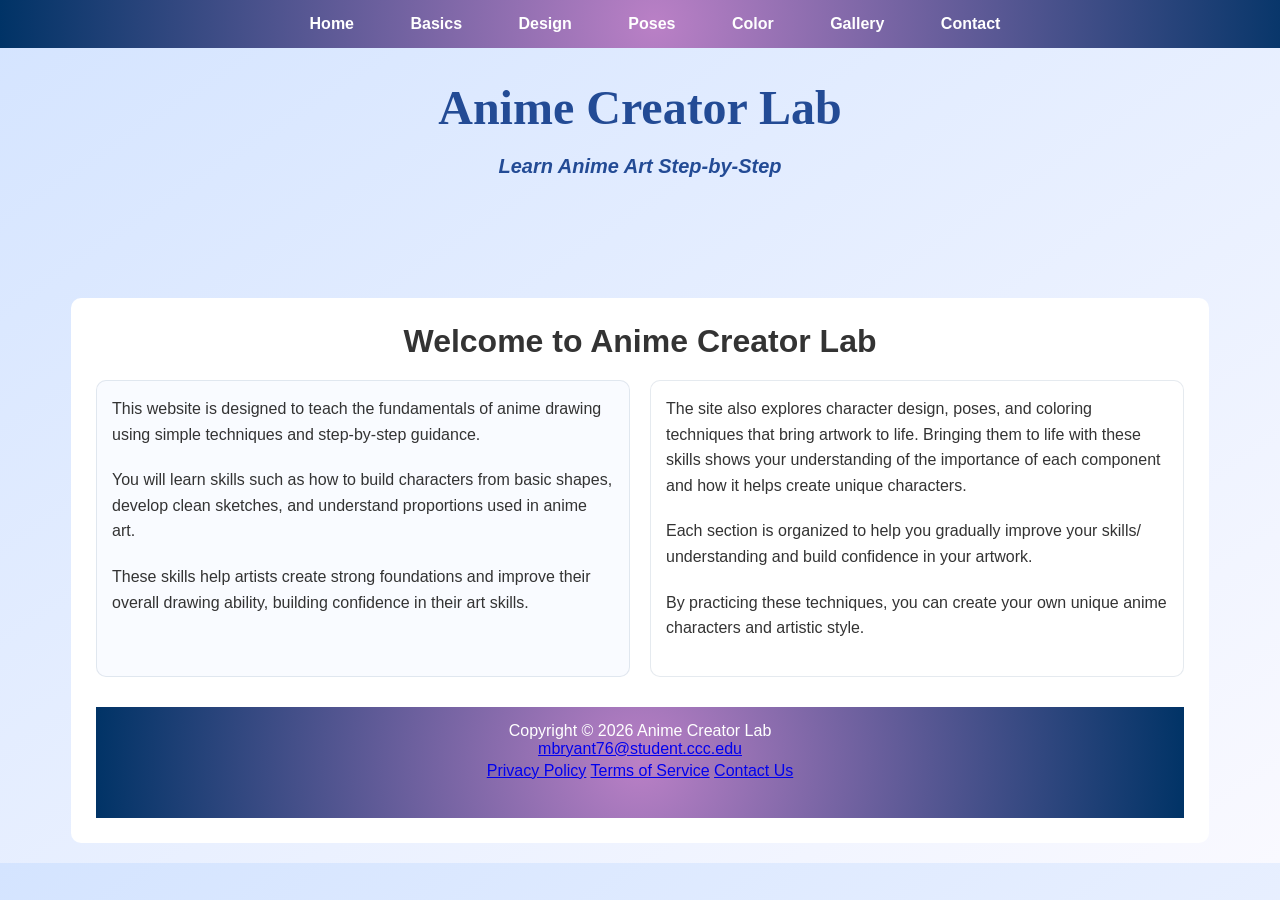
<file: index.html>
<!DOCTYPE html>
<html lang="en">
<head>
  <meta charset="UTF-8">
  <meta name="description" content=" Learn anime drawing techniques, including character design, poses, and coloring.">
  <meta name="viewport" content="width=device-width, initial-scale=1.0">
  <title>Anime Creator Lab | Home</title>
  <link rel="stylesheet" href="styles.css">
</head>

<body>

<nav>
    <a href="index.html">Home</a>
    <a href="basic.html">Basics</a>
    <a href="design.html">Design</a>
    <a href="poses.html">Poses</a>
    <a href="color.html">Color</a>
    <a href="gallery.html">Gallery</a>
	<a href="contact.html">Contact</a>
  </nav>
  
  <header>
  <h1>Anime Creator Lab</h1>
  <h3>Learn Anime Art Step-by-Step</h3>
  </header>
  
  <main>
  
  <div id="format">
  
   <h1>Welcome to Anime Creator Lab</h1>
   
   <div class="two-column">

      <div class="column">
        <p>
		  This website is designed to teach the fundamentals of anime drawing using simple techniques and step-by-step guidance.
		</p>
		
		<p>
		  You will learn skills such as how to build characters from basic shapes, develop clean sketches, and understand proportions used in anime art. 
		</p>
		
		<p>
		  These skills help artists create strong foundations and improve their overall drawing ability, building confidence in their art skills. 
		</p>
	</div>
	
	 <div class="column">
        <p>
		  The site also explores character design, poses, and coloring techniques that bring artwork to life. 
		  Bringing them to life with these skills shows your understanding of the importance of each component and how it helps create unique characters.
		</p>
		
		 <p>
		 Each section is organized to help you gradually improve your skills/ understanding and build confidence in your artwork.
		</p>
		
		<p>
		 By practicing these techniques, you can create your own unique anime characters and artistic style.
		</p>
	</div>
	</div>
  </div>
  
  
  <footer>
    Copyright &copy; 2026 Anime Creator Lab<br>
<a href="mailto:mbryant76@student.ccc.edu">mbryant76@student.ccc.edu</a>
    <p>
      <a href="#">Privacy Policy</a>
      <a href="#">Terms of Service</a>
      <a href="#">Contact Us</a>
    </p>
  </footer>

</body>
</html>
</file>
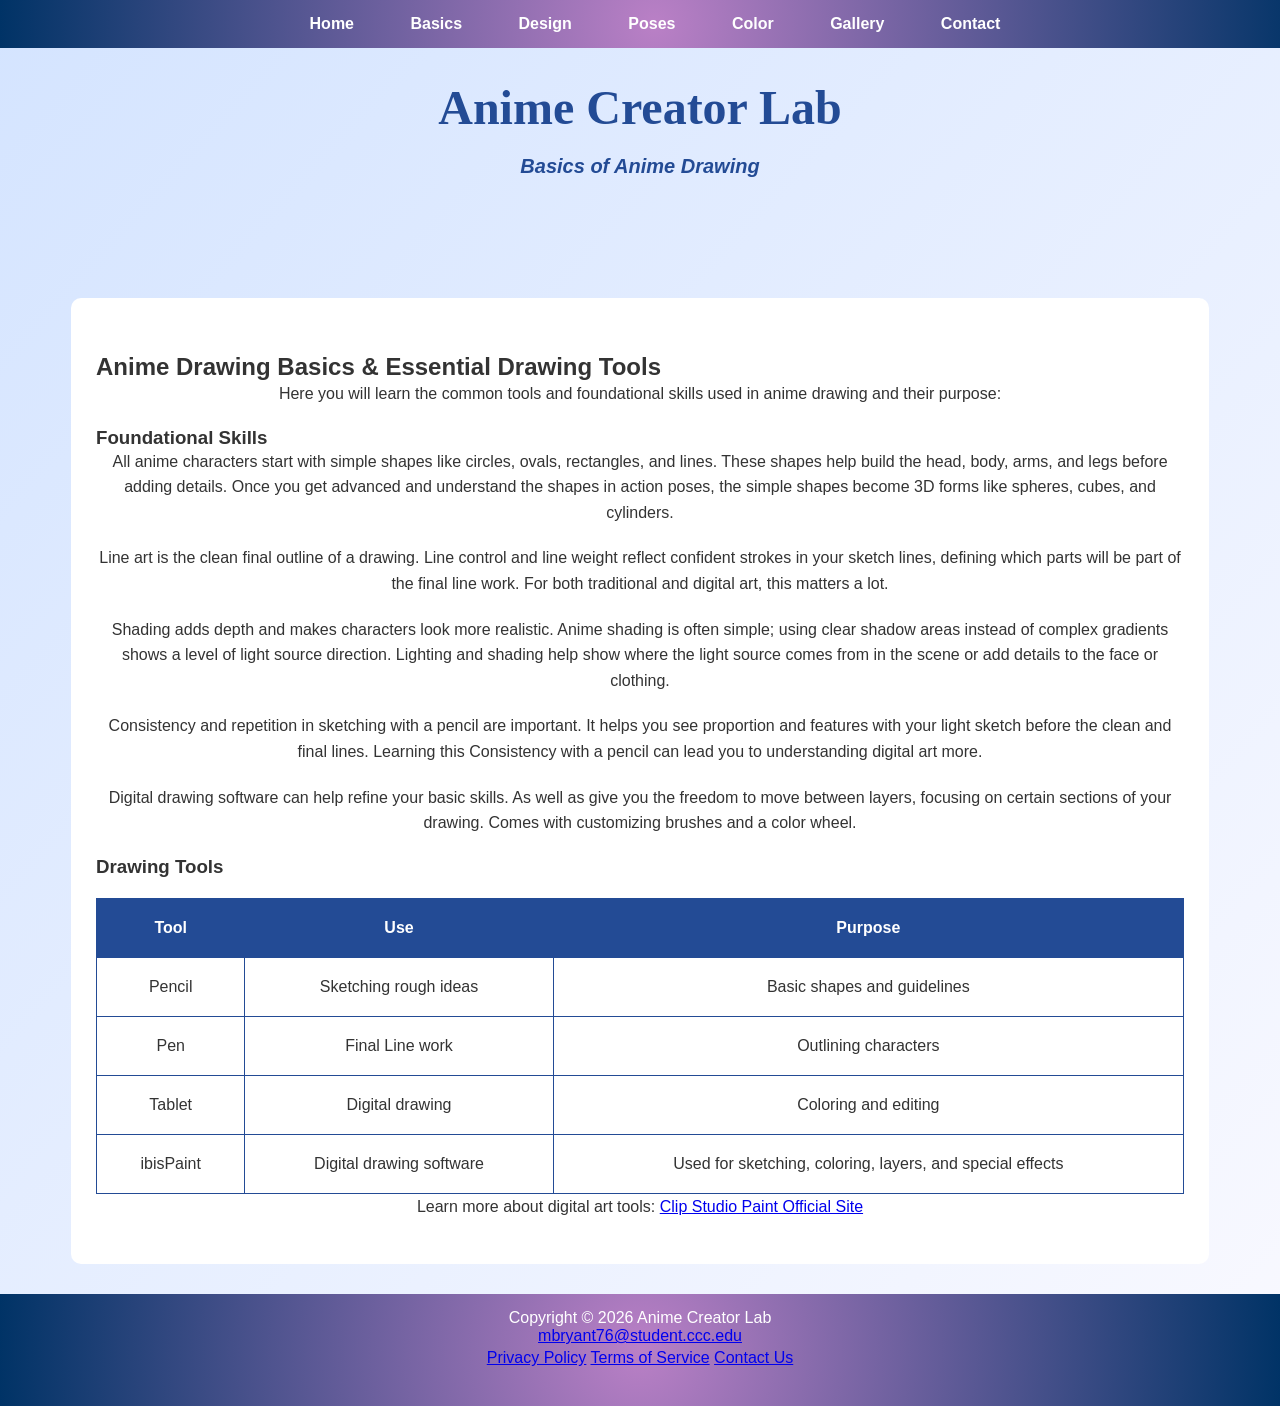
<file: basic.html>
<!DOCTYPE html>
<html lang="en">
<head>
  <meta charset="UTF-8">
  <meta name="description" content=" Learn anime drawing techniques, including character design, poses, and coloring.">
  <meta name="viewport" content="width=device-width, initial-scale=1.0">
  <title>Anime Creator Lab | Basics</title>
  <link rel="stylesheet" href="styles.css">
</head>

<body>

<nav>
    <a href="index.html">Home</a>
    <a href="basic.html">Basics</a>
    <a href="design.html">Design</a>
    <a href="poses.html">Poses</a>
    <a href="color.html">Color</a>
    <a href="gallery.html">Gallery</a>
	<a href="contact.html">Contact</a>
  </nav>
  
  <header>
  <h1>Anime Creator Lab</h1>
  <h3>Basics of Anime Drawing</h3>
  </header>
  
 <main>
 
 <h2 style="margin-top: 30px;">Anime Drawing Basics & Essential Drawing Tools</h2>
 
  <p style="text-align: center; margin-bottom: 15px:">
	Here you will learn the common tools and foundational skills used in anime drawing and their purpose:
  </p>
  
  <h3>Foundational Skills</h3>
  
  <p style="text-align: center; margin-bottom: 15px:">
	All anime characters start with simple shapes like circles, ovals, rectangles, and lines.
	These shapes help build the head, body, arms, and legs before adding details. 
	Once you get advanced and understand the shapes in action poses, the simple shapes become 3D forms like spheres, cubes, and cylinders. 
  </p>
  
  <p style="text-align: center; margin-bottom: 15px:">
	Line art is the clean final outline of a drawing.
	Line control and line weight reflect confident strokes in your sketch lines, defining which parts will be part of the final line work.
	For both traditional and digital art, this matters a lot.
  </p>
  
  <p style="text-align: center; margin-bottom: 15px:">
	Shading adds depth and makes characters look more realistic.
	Anime shading is often simple; using clear shadow areas instead of complex gradients shows a level of light source direction. 
	Lighting and shading help show where the light source comes from in the scene or add details to the face or clothing.
  </p>
  
  <p style="text-align: center; margin-bottom: 15px:">
	Consistency and repetition in sketching with a pencil are important.
	It helps you see proportion and features with your light sketch before the clean and final lines.
	Learning this Consistency with a pencil can lead you to understanding digital art more.
  </p>
  
  
  <p style="text-align: center; margin-bottom: 15px:">
	Digital drawing software can help refine your basic skills.
	As well as give you the freedom to move between layers, focusing on certain sections of your drawing.
	Comes with customizing brushes and a color wheel.
  </p>
  
  	<section>
  <h3>Drawing Tools</h3>
  
  <table>
			<tr>
				<th>Tool</th>
				<th>Use</th>
				<th>Purpose</th>
			</tr>
   <tr>
				<td>Pencil</td>
				<td>Sketching rough ideas</td>
				<td>Basic shapes and guidelines</td>
			</tr>
	  <tr>
				<td>Pen</td>
				<td>Final Line work</td>
				<td>Outlining characters</td>
			</tr>
	   <tr>
				<td>Tablet</td>
				<td>Digital drawing</td>
				<td>Coloring and editing</td>
			</tr>
	 <tr>
				<td>ibisPaint</td>
				<td>Digital drawing software</td>
				<td>Used for sketching, coloring, layers, and special effects</td>
			</tr>
	  </table>
	</section>
 
 <p style="text-align: center; margin-bottom: 15px:">
	Learn more about digital art tools:
	<a href="https://www.clipstudio.net/en/" target="_blank">
	 Clip Studio Paint Official Site
	</a>
  </p>
	
 </main>
 
  <footer>
    Copyright &copy; 2026 Anime Creator Lab<br>
<a href="mailto:mbryant76@student.ccc.edu">mbryant76@student.ccc.edu</a>
    <p>
      <a href="#">Privacy Policy</a>
      <a href="#">Terms of Service</a>
      <a href="#">Contact Us</a>
    </p>
  </footer>

</body>
</html>
</file>
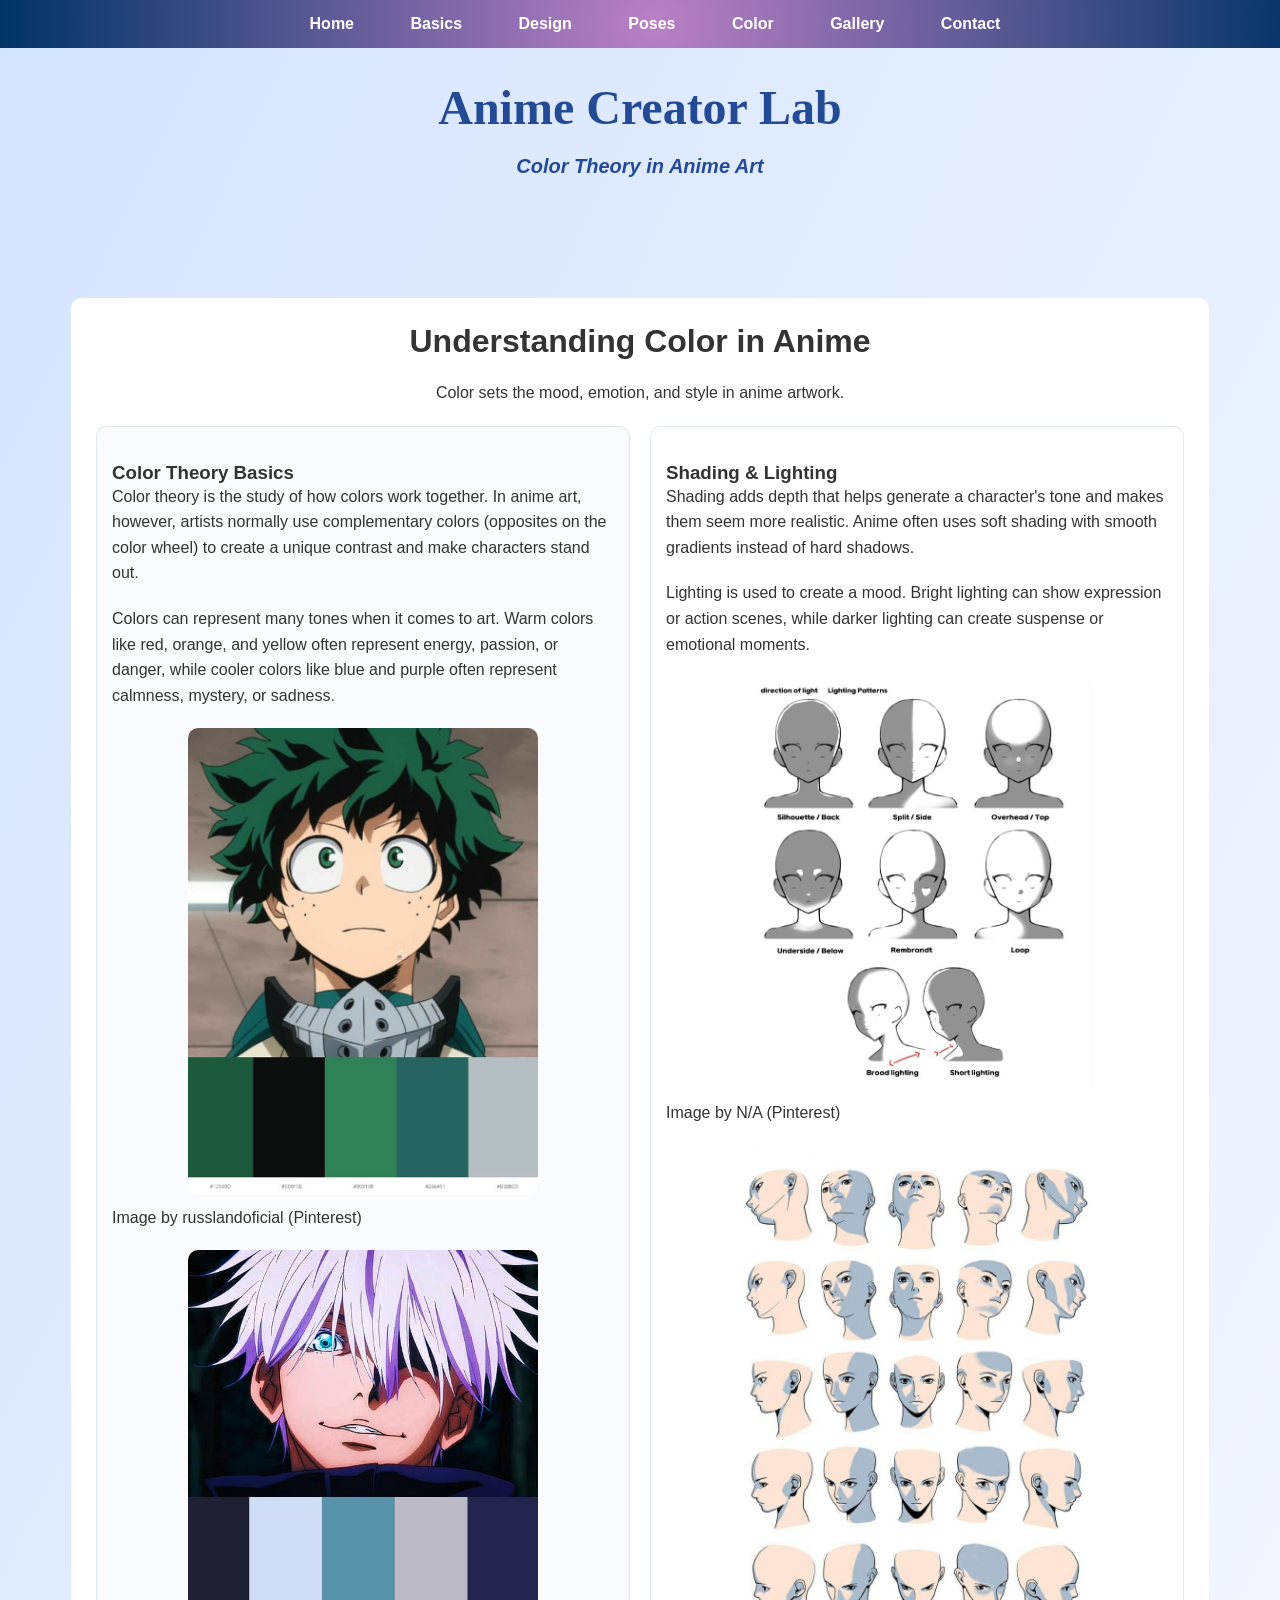
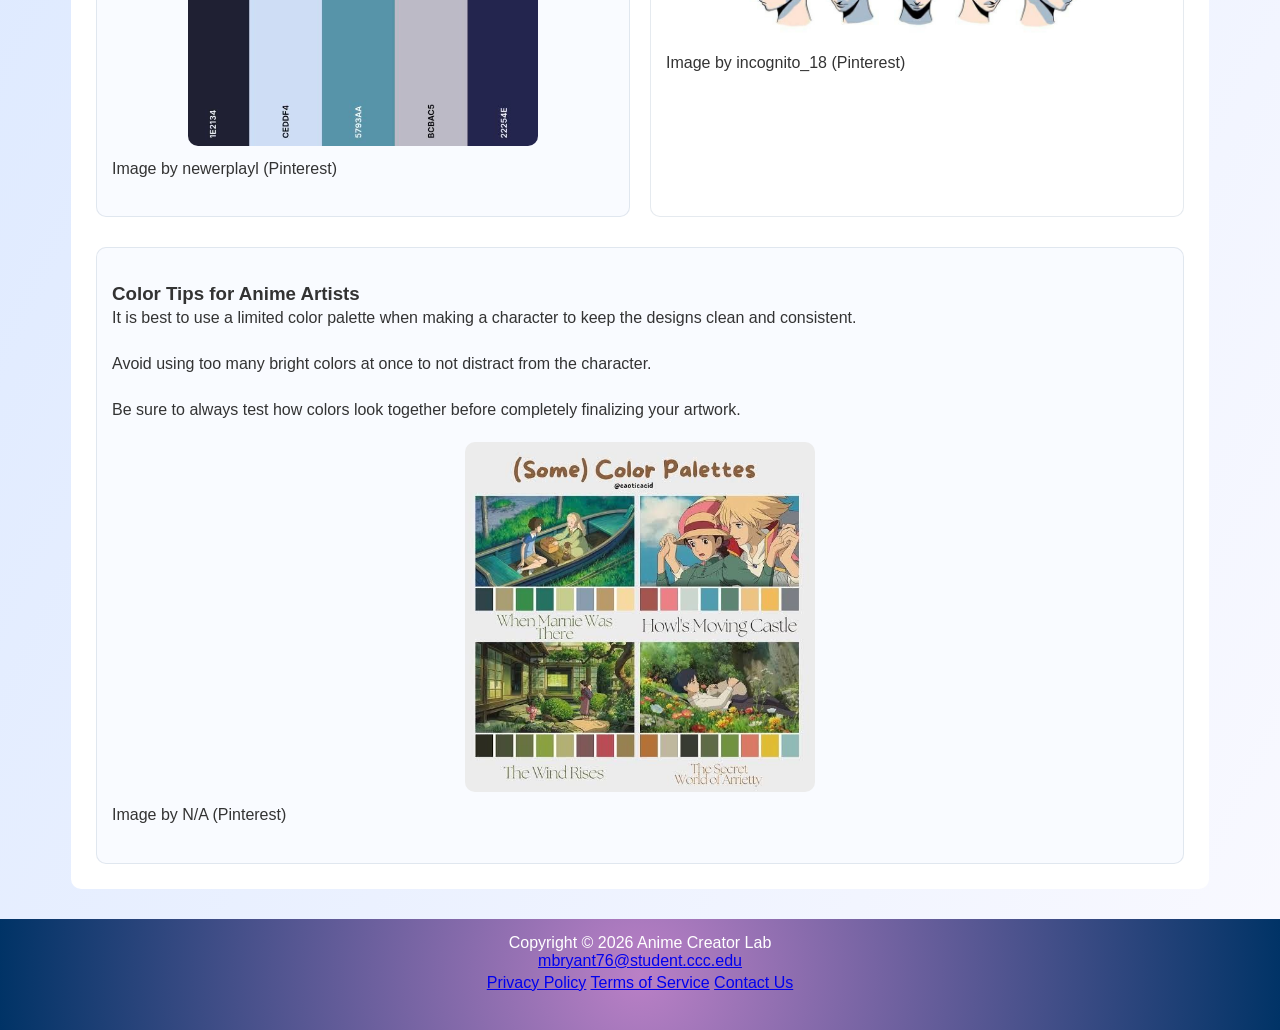
<file: color.html>
<!DOCTYPE html>
<html lang="en">
<head>
  <meta charset="UTF-8">
  <meta name="description" content=" Learn anime drawing techniques, including character design, poses, and coloring.">
  <meta name="viewport" content="width=device-width, initial-scale=1.0">
  <title>Anime Creator Lab | Color Theory</title>
  <link rel="stylesheet" href="styles.css">
</head>

<body>

<nav>
    <a href="index.html">Home</a>
    <a href="basic.html">Basics</a>
    <a href="design.html">Design</a>
    <a href="poses.html">Poses</a>
    <a href="color.html">Color</a>
    <a href="gallery.html">Gallery</a>
	<a href="contact.html">Contact</a>
  </nav>
  
  <header>
  <h1>Anime Creator Lab</h1>
  <h3>Color Theory in Anime Art</h3>
  </header>
  
  <main>
  <div id="format">
  
   <h1>Understanding Color in Anime</h1>
   
    <p style="text-align: center; margin-bottom: 20px:">
	Color sets the mood, emotion, and style in anime artwork.
  </p>
   
   <div class="two-column">

      <div class="column">
	  
	  <h3>Color Theory Basics</h3>
	  
	  <p>
	    Color theory is the study of how colors work together. 
		In anime art, however, artists normally use complementary colors (opposites on the color wheel) to create a unique contrast and make characters stand out. 
	  </p>
	  
	   <p>
        Colors can represent many tones when it comes to art. 
		Warm colors like red, orange, and yellow often represent energy, passion, or danger, while cooler colors like blue and purple often represent calmness, mystery, or sadness. 
	  </p>
	  
	  <img src="images/color-theory.jpg" alt="Color theory example 1">
	  <p>
		Image by russlandoficial (Pinterest)
	  </p>
	  
	  <img src="images/color-theory2.jpg" alt="Color theory example 2">
	  <p>
		Image by newerplayl (Pinterest)
	  </p>
	  
	  
	  </div>
	  
	  <div class="column">
	  
	  <h3>Shading & Lighting</h3>
	  
	  <p>
	    Shading adds depth that helps generate a character's tone and makes them seem more realistic. 
		Anime often uses soft shading with smooth gradients instead of hard shadows.
	  </p>
	  
	   <p>
	    Lighting is used to create a mood. Bright lighting can show expression or action scenes, while darker lighting can create suspense or emotional moments.
	  </p>
	  
	  <img src="images/shading-example.jpg" alt="Anime shading example">
	  <p>
		Image by N/A (Pinterest)
	  </p>
	  
	   <img src="images/shading-example2.jpg" alt="Anime shading example 2">
	  <p>
		Image by incognito_18 (Pinterest)
	  </p>
	  
	 </div>
	  
	</div>
	
	<div class="two-column" style="margin-top: 30px;">

      <div class="column">
	  
	  <h3>Color Tips for Anime Artists</h3>
	  
	  <p>
	    It is best to use a limited color palette when making a character to keep the designs clean and consistent.
	  </p>
	  
	  <p>
	    Avoid using too many bright colors at once to not distract from the character.
	  </p>
	  
	  <p>
	    Be sure to always test how colors look together before completely finalizing your artwork.
	  </p>
	  
	  <img src="images/palette-example.jpg" alt="Anime color palette example">
	  <p>
		Image by N/A (Pinterest)
	  </p>
	  
	 </div>
	 
	</div>
	
  </div> 
  
  </main>

<footer>
    Copyright &copy; 2026 Anime Creator Lab<br>
<a href="mailto:mbryant76@student.ccc.edu">mbryant76@student.ccc.edu</a>
    <p>
      <a href="#">Privacy Policy</a>
      <a href="#">Terms of Service</a>
      <a href="#">Contact Us</a>
    </p>
  </footer>

</body>
</html>
</file>
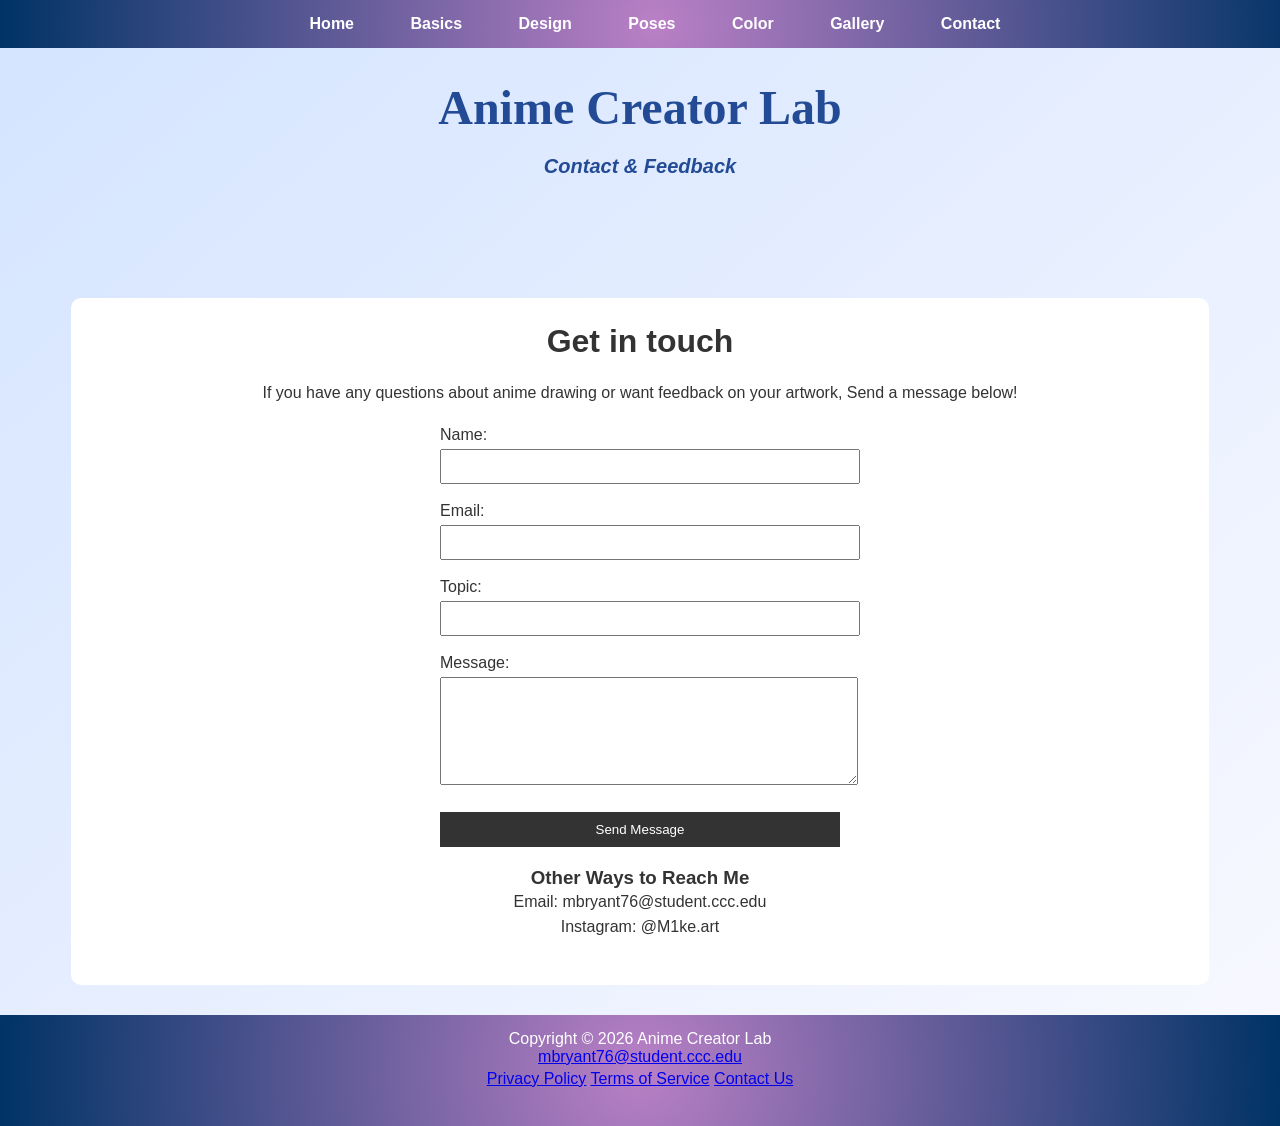
<file: contact.html>
<!DOCTYPE html>
<html lang="en">
<head>
  <meta charset="UTF-8">
 <meta name="description" content=" Learn anime drawing techniques, including character design, poses, and coloring.">
  <meta name="viewport" content="width=device-width, initial-scale=1.0">
  <title>Anime Creator Lab | Contact</title>
  <link rel="stylesheet" href="styles.css">
</head>

<body>

<nav>
    <a href="index.html">Home</a>
    <a href="basic.html">Basics</a>
    <a href="design.html">Design</a>
    <a href="poses.html">Poses</a>
    <a href="color.html">Color</a>
    <a href="gallery.html">Gallery</a>
	<a href="contact.html">Contact</a>
  </nav>
  
  <header>
  <h1>Anime Creator Lab</h1>
  <h3>Contact & Feedback</h3>
  </header>
  
  <main>
  
  <div id="format">
  
  <h1>Get in touch</h1>
  
  <p style="text-align: center; margin-bottom: 20px:">
	If you have any questions about anime drawing or want feedback on your artwork, Send a message below!
  </p>
  
  <form ID="contactForm">
  
    <label for="name">Name:</label><br>
	<input type="text" id="name" name="name" required><br><br>
	
	<label for="email">Email:</label><br>
	<input type="email" id="email" name="email" required><br><br>
	
	<label for="topic">Topic:</label><br>
	<input type="text" id="topic" name="topic"><br><br>
	
	<label for="message">Message:</label><br>
	<textarea id="message" name="message" rows="6" required></textarea><br><br>
	
	<input type="submit" value="Send Message" class="submit-btn">
	
	</form>
	
	  <h3 style="text-align:center;">Other Ways to Reach Me</h3>
	  <p style="text-align:center;">
	  Email: mbryant76@student.ccc.edu<br>
	  Instagram: @M1ke.art
	  </p>
	
  </div>
	
</main>

<footer>
    Copyright &copy; 2026 Anime Creator Lab<br>
<a href="mailto:mbryant76@student.ccc.edu">mbryant76@student.ccc.edu</a>
    <p>
      <a href="#">Privacy Policy</a>
      <a href="#">Terms of Service</a>
      <a href="#">Contact Us</a>
    </p>
  </footer>
<script>
 document.getElementById("contactForm").addEventListener("submit", function(event) {
      event.preventDefault();
      alert("Message sent successfully!");
    });
</body>
</html>
</file>
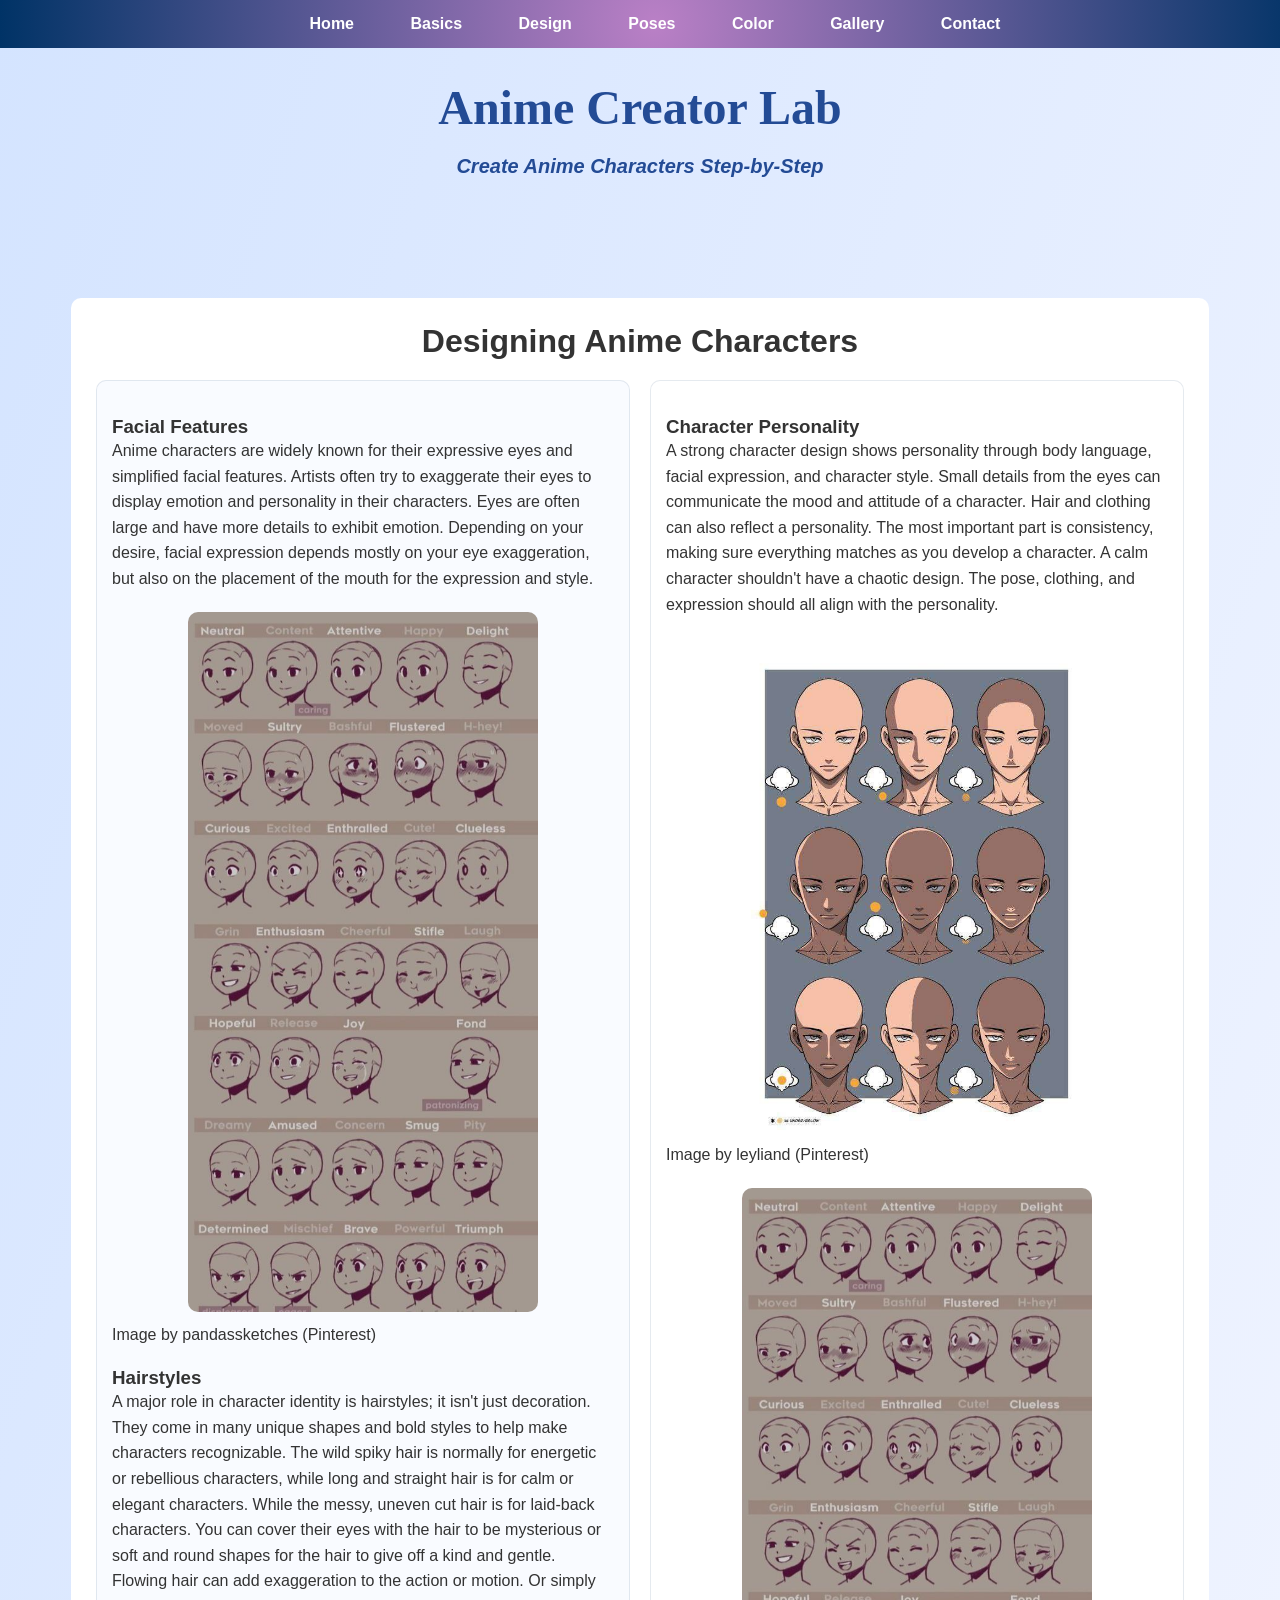
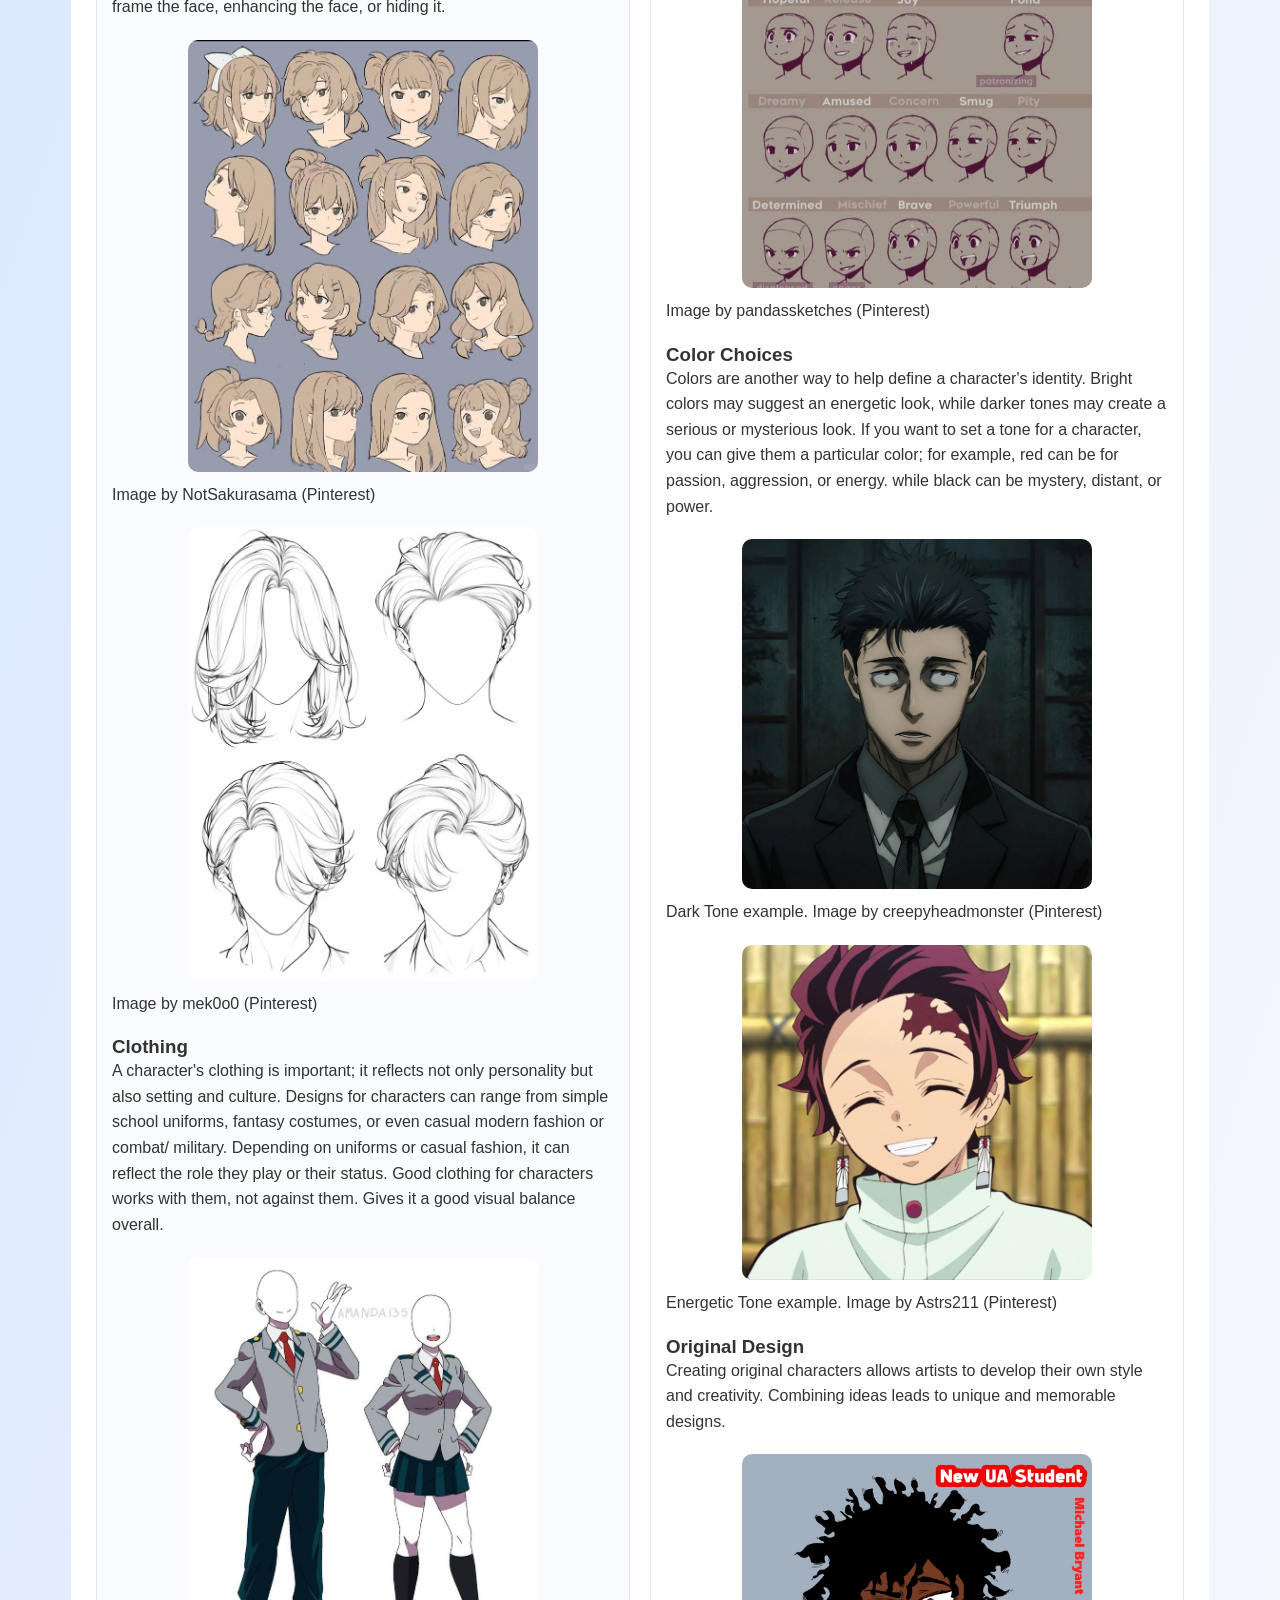
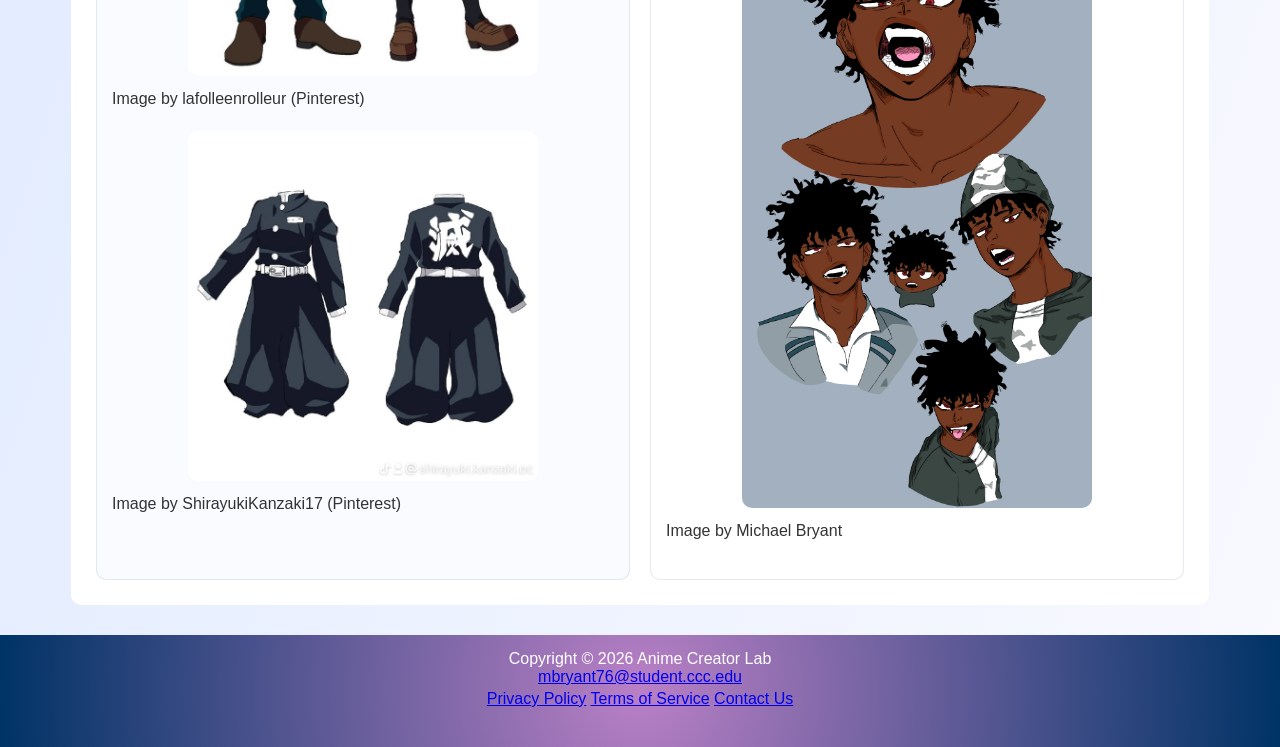
<file: design.html>
<!DOCTYPE html>
<html lang="en">
<head>
  <meta charset="UTF-8">
  <meta name="description" content=" Learn anime drawing techniques, including character design, poses, and coloring.">
  <meta name="viewport" content="width=device-width, initial-scale=1.0">
  <title>Anime Creator Lab | Character Design</title>
  <link rel="stylesheet" href="styles.css">
</head>

<body>

<nav>
    <a href="index.html">Home</a>
    <a href="basic.html">Basics</a>
    <a href="design.html">Design</a>
    <a href="poses.html">Poses</a>
    <a href="color.html">Color</a>
    <a href="gallery.html">Gallery</a>
	<a href="contact.html">Contact</a>
  </nav>
  
  <header>
  <h1>Anime Creator Lab</h1>
  <h3>Create Anime Characters Step-by-Step</h3>
  </header>
  
  <main>
  <div id="format">
  
   <h1>Designing Anime Characters</h1>
   
   <div class="two-column">

      <div class="column">
	  
	  <h3>Facial Features</h3>
	  <p>
	    Anime characters are widely known for their expressive eyes and simplified facial features. Artists often try to exaggerate their eyes to display emotion and personality in their characters.
		Eyes are often large and have more details to exhibit emotion.
		Depending on your desire, facial expression depends mostly on your eye exaggeration, but also on the placement of the mouth for the expression and style.
	  </p>
	  <img src="images/face.jpg" alt="Anime face drawing examples">
	  	  <p>
	    Image by pandassketches (Pinterest)
	  </p>
	  
	  <h3>Hairstyles</h3>
	  <p>
	    A major role in character identity is hairstyles; it isn't just decoration. 
		They come in many unique shapes and bold styles to help make characters recognizable.
		The wild spiky hair is normally for energetic or rebellious characters, while long and straight hair is for calm or elegant characters. While the messy, uneven cut hair is for laid-back characters.
		You can cover their eyes with the hair to be mysterious or soft and round shapes for the hair to give off a kind and gentle.
		Flowing hair can add exaggeration to the action or motion. Or simply frame the face, enhancing the face, or hiding it. 
	  </p>
	  <img src="images/hair.jpg" alt=" Anime hairstyle sketches showing spiky and layered hair example 1">
	  <p>
	    Image by NotSakurasama (Pinterest)
	  </p>
	  <img src="images/hair2.jpg" alt=" Anime hairstyle sketches showing spiky and layered hair example 2">
	  <p>
	    Image by mek0o0 (Pinterest)
	  </p>
	  
	   <h3>Clothing</h3>
	  <p>
	    A character's clothing is important; it reflects not only personality but also setting and culture. 
		Designs for characters can range from simple school uniforms, fantasy costumes, or even casual modern fashion or combat/ military. 
		Depending on uniforms or casual fashion, it can reflect the role they play or their status. 
		Good clothing for characters works with them, not against them. Gives it a good visual balance overall.
	  </p>
	  <img src="images/clothes.jpg" alt="Anime clothing design examples">
	  	  <p>
	    Image by lafolleenrolleur (Pinterest)
	  </p>
	  <img src="images/clothes2.jpg" alt="Anime clothing design examples 2">
	  	  <p>
	    Image by ShirayukiKanzaki17 (Pinterest)
	  </p>
	  
 </div>
 
       <div class="column">
	   
	   <h3>Character Personality</h3>
	  <p>
	    A strong character design shows personality through body language, facial expression, and character style. 
		Small details from the eyes can communicate the mood and attitude of a character. Hair and clothing can also reflect a personality.
		The most important part is consistency, making sure everything matches as you develop a character.
		A calm character shouldn't have a chaotic design. The pose, clothing, and expression should all align with the personality.
	  </p>
	  <img src="images/personality.jpg" alt="Anime character expression examples">
	  	  <p>
	    Image by leyliand (Pinterest)
	  </p>
	  <img src="images/face.jpg" alt="Anime face drawing examples">
	  	  <p>
	    Image by pandassketches (Pinterest)
	  </p>
	  
	  <h3>Color Choices</h3>
	  <p>
	    Colors are another way to help define a character's identity. 
		Bright colors may suggest an energetic look, while darker tones may create a serious or mysterious look. 
		If you want to set a tone for a character, you can give them a particular color; for example, red can be for passion, aggression, or energy. while black can be mystery, distant, or power.
	  </p>
	  <img src="images/color.jpg" alt="Anime color palette example 1">
	  	  <p>
	    Dark Tone example.
		Image by creepyheadmonster (Pinterest)
	  </p>
	  <img src="images/color2.jpg" alt="Anime color palette example 2">
	  	  <p>
	    Energetic Tone example.
		Image by Astrs211 (Pinterest)
	  </p>
	  
	  <h3>Original Design</h3>
	  <p>
	    Creating original characters allows artists to develop their own style and creativity.
		Combining ideas leads to unique and memorable designs.
	  </p>
	  <img src="images/original.jpg" alt="Original anime character design">
	  	  <p>
	    Image by Michael Bryant
	  </p>
	  
	  </div>
	 
	 </div>
	</div>
	
	</main>
	
	 <footer>
    Copyright &copy; 2026 Anime Creator Lab<br>
<a href="mailto:mbryant76@student.ccc.edu">mbryant76@student.ccc.edu</a>
    <p>
      <a href="#">Privacy Policy</a>
      <a href="#">Terms of Service</a>
      <a href="#">Contact Us</a>
    </p>
  </footer>

</body>
</html>
</file>
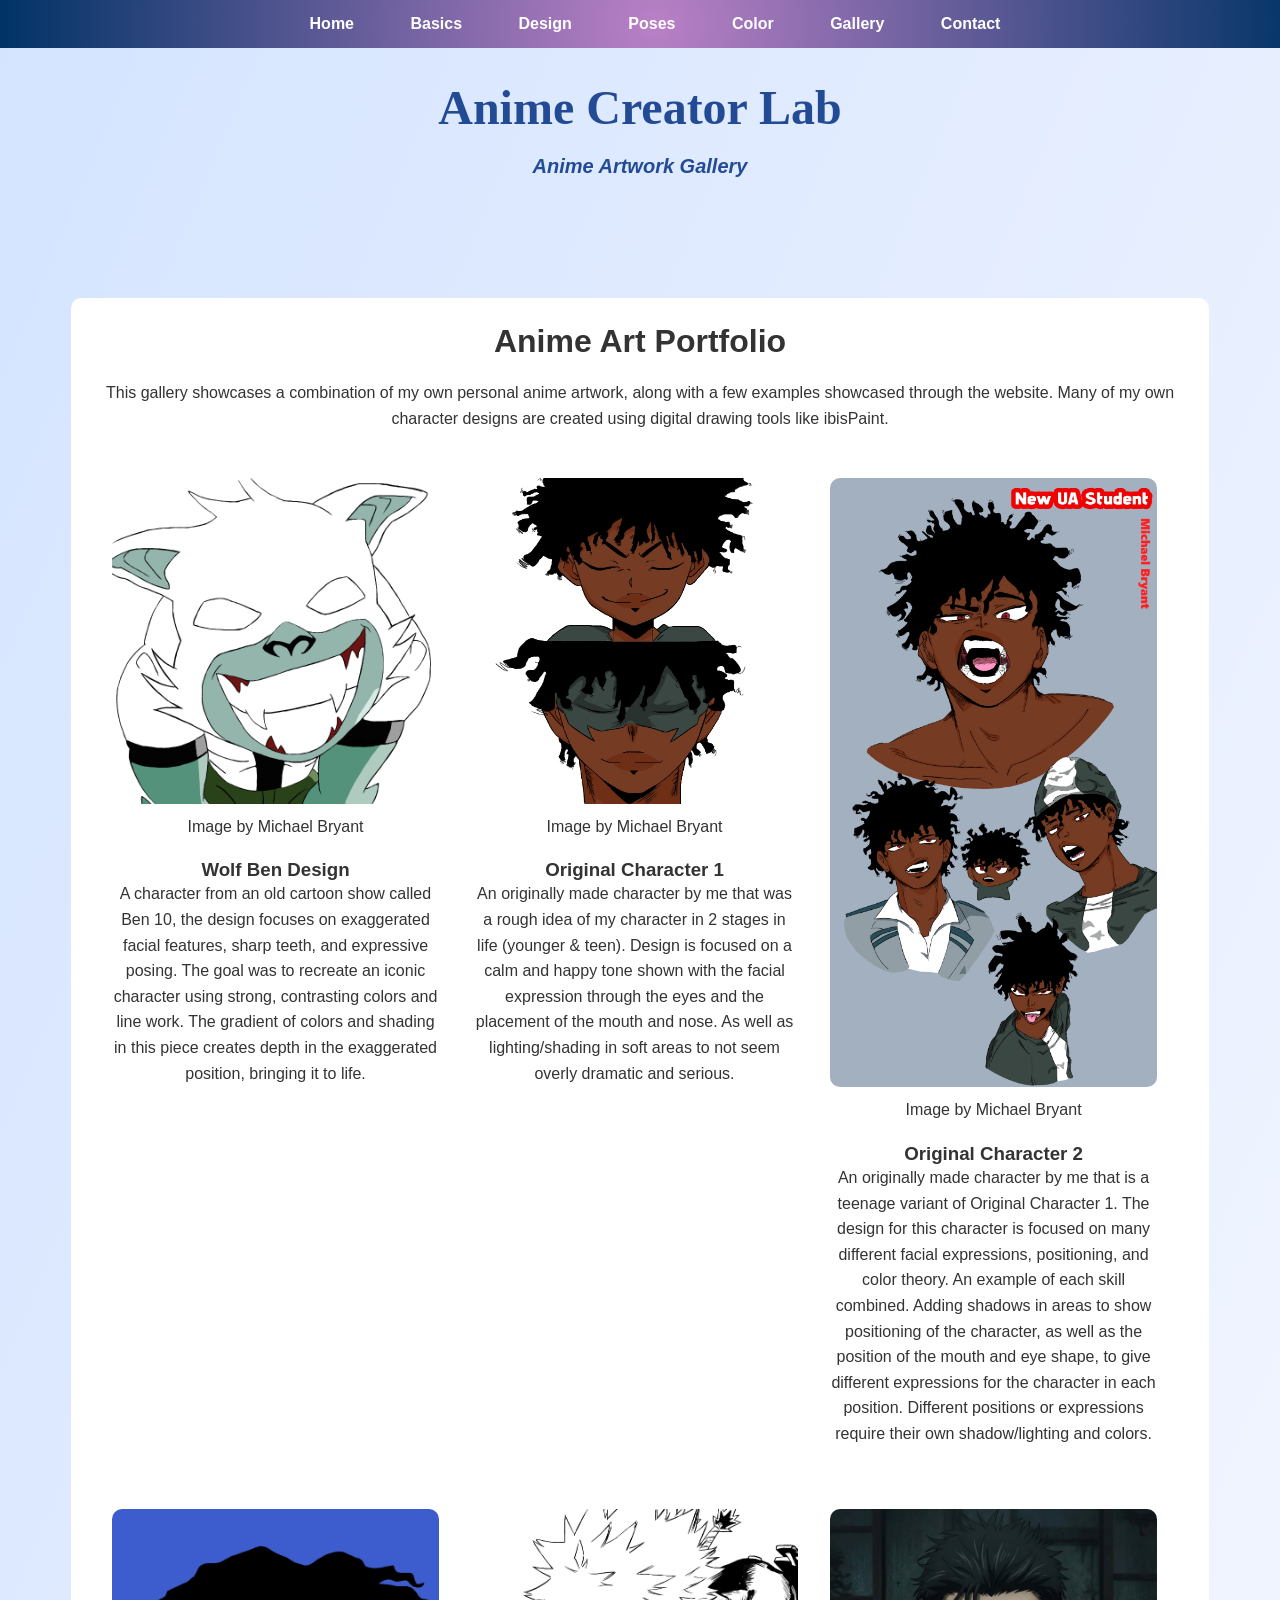
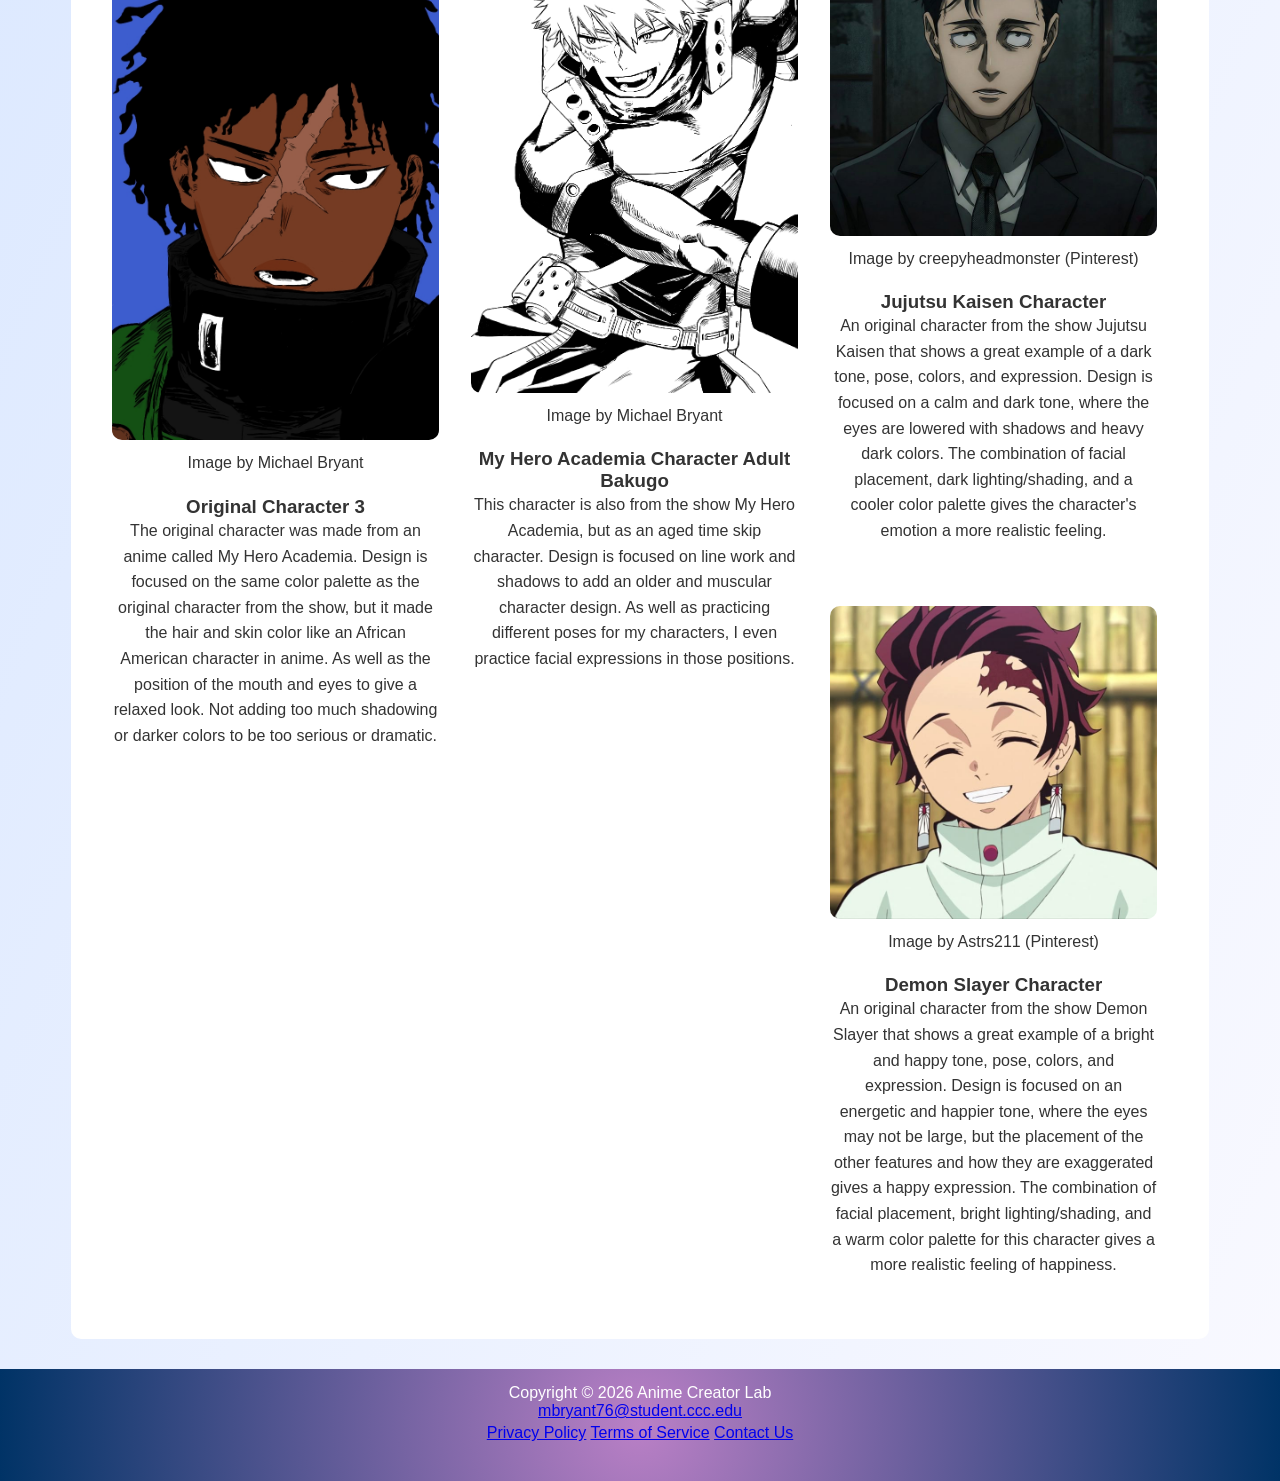
<file: gallery.html>
<!DOCTYPE html>
<html lang="en">
<head>
  <meta charset="UTF-8">
  <meta name="description" content=" Learn anime drawing techniques, including character design, poses, and coloring.">
  <meta name="viewport" content="width=device-width, initial-scale=1.0">
  <title>Anime Creator Lab | Gallery</title>
  <link rel="stylesheet" href="styles.css">
</head>

<body>

<nav>
    <a href="index.html">Home</a>
    <a href="basic.html">Basics</a>
    <a href="design.html">Design</a>
    <a href="poses.html">Poses</a>
    <a href="color.html">Color</a>
    <a href="gallery.html">Gallery</a>
	<a href="contact.html">Contact</a>
  </nav>
  
  <header>
  <h1>Anime Creator Lab</h1>
  <h3>Anime Artwork Gallery</h3>
  </header>
  
  <main>
  
   <div id="format">
   
   <h1>Anime Art Portfolio</h1>
   
   <p style="text-align: center; margin-bottom: 20px:">
	This gallery showcases a combination of my own personal anime artwork, along with a few examples showcased through the website. 
	Many of my own character designs are created using digital drawing tools like ibisPaint.
  </p>
  
  <div class="clearfix">
  
  <div class="card">
         <img src="images/art1.jpg" alt="Wolf Ben">
		  <p>
	    Image by Michael Bryant
	  </p>
		 <h3>Wolf Ben Design</h3>
		 <p>
		    A character from an old cartoon show called Ben 10, the design focuses on exaggerated facial features, sharp teeth, and expressive posing.
			The goal was to recreate an iconic character using strong, contrasting colors and line work.
			The gradient of colors and shading in this piece creates depth in the exaggerated position, bringing it to life.
		 </p>
	  </div>
	  
	  <div class="card">
         <img src="images/art2.jpg" alt="Original Character 1">
		  <p>
	    Image by Michael Bryant
	  </p>
	  
		 <h3>Original Character 1</h3>
		 <p>
		   An originally made character by me that was a rough idea of my character in 2 stages in life (younger & teen). 
		   Design is focused on a calm and happy tone shown with the facial expression through the eyes and the placement of the mouth and nose. 
		   As well as lighting/shading in soft areas to not seem overly dramatic and serious.
		 </p>
	  </div>
	  
	   <div class="card">
         <img src="images/original.jpg" alt="Original Character 2">
		  <p>
	    Image by Michael Bryant
	  </p>
	  
		 <h3>Original Character 2</h3>
		 <p>
		   An originally made character by me that is a teenage variant of Original Character 1. 
		   The design for this character is focused on many different facial expressions, positioning, and color theory. 
		   An example of each skill combined. Adding shadows in areas to show positioning of the character, as well as the position of the mouth and eye shape, to give different expressions for the character in each position.
		   Different positions or expressions require their own shadow/lighting and colors.
		 </p>
	  </div>
	  
	   <div class="card">
         <img src="images/art3.jpg" alt="Original Character 3">
		  <p>
	    Image by Michael Bryant
	  </p>
	  
		 <h3>Original Character 3</h3>
		 <p>
		   The original character was made from an anime called My Hero Academia. 
		   Design is focused on the same color palette as the original character from the show, but it made the hair and skin color like an African American character in anime. 
		   As well as the position of the mouth and eyes to give a relaxed look. Not adding too much shadowing or darker colors to be too serious or dramatic.
		 </p>
	  </div>
	  
	   <div class="card">
         <img src="images/art4.jpg" alt="Original Character 4">
		  <p>
	    Image by Michael Bryant
	  </p>
	  
		 <h3>My Hero Academia Character Adult Bakugo</h3>
		 <p>
		   This character is also from the show My Hero Academia, but as an aged time skip character.
		   Design is focused on line work and shadows to add an older and muscular character design.
		   As well as practicing different poses for my characters, I even practice facial expressions in those positions.
		 </p>
	  </div>
	  
	   <div class="card">
         <img src="images/color.jpg" alt="Anime Character Example 1">
		  <p>
	    Image by creepyheadmonster (Pinterest)
	  </p>
	  
		 <h3>Jujutsu Kaisen Character</h3>
		 <p>
		   An original character from the show Jujutsu Kaisen that shows a great example of a dark tone, pose, colors, and expression. 
		   Design is focused on a calm and dark tone, where the eyes are lowered with shadows and heavy dark colors.
		   The combination of facial placement, dark lighting/shading, and a cooler color palette gives the character's emotion a more realistic feeling.
		 </p>
	  </div>
	  
	   <div class="card">
         <img src="images/color2.jpg" alt="Anime Character Example 2">
		  <p>
	    Image by Astrs211 (Pinterest)
	  </p>
	  
		 <h3>Demon Slayer Character</h3>
		 <p>
		   An original character from the show Demon Slayer that shows a great example of a bright and happy tone, pose, colors, and expression. 
		   Design is focused on an energetic and happier tone, where the eyes may not be large, but the placement of the other features and how they are exaggerated gives a happy expression.
		   The combination of facial placement, bright lighting/shading, and a warm color palette for this character gives a more realistic feeling of happiness.
		 </p>
	  </div>
	  
	  </div>
	  
	 </div>
	 
	  </main>

<footer>
    Copyright &copy; 2026 Anime Creator Lab<br>
<a href="mailto:mbryant76@student.ccc.edu">mbryant76@student.ccc.edu</a>
    <p>
      <a href="#">Privacy Policy</a>
      <a href="#">Terms of Service</a>
      <a href="#">Contact Us</a>
    </p>
  </footer>

</body>
</html>
</file>
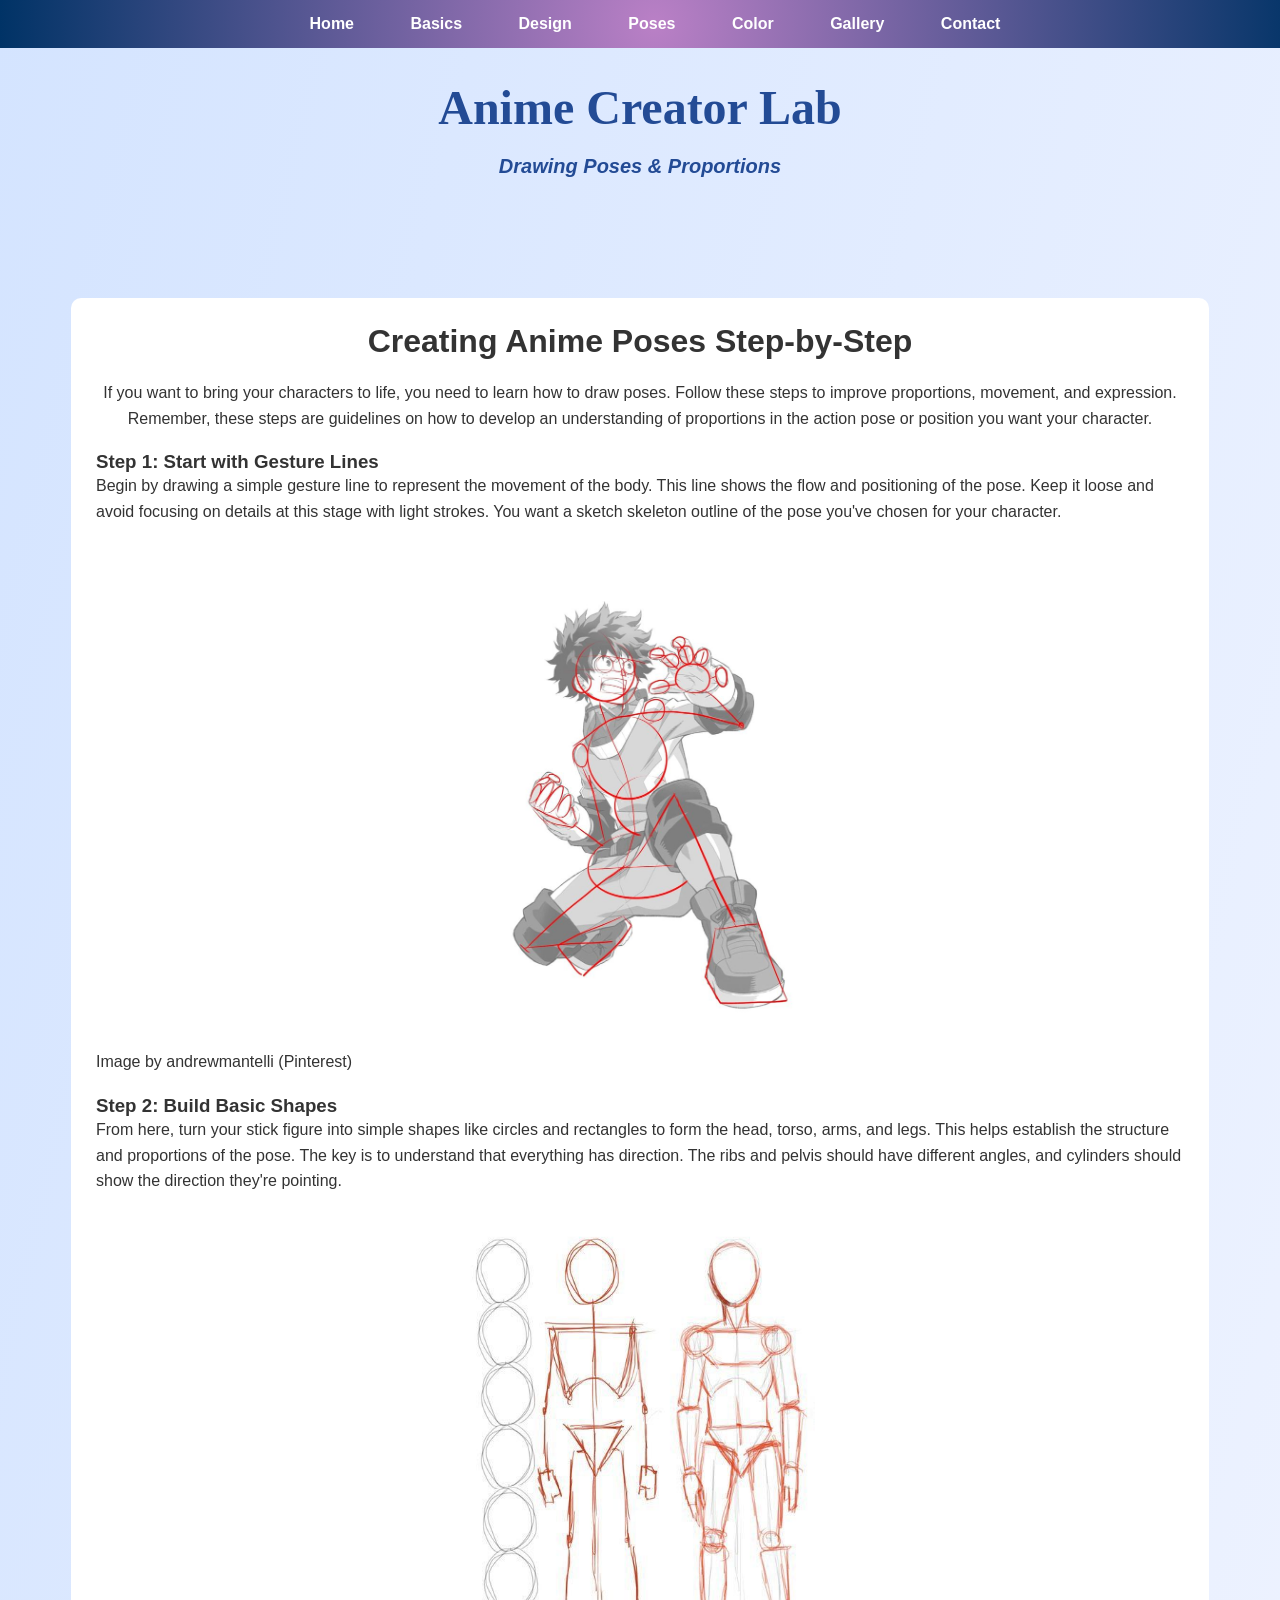
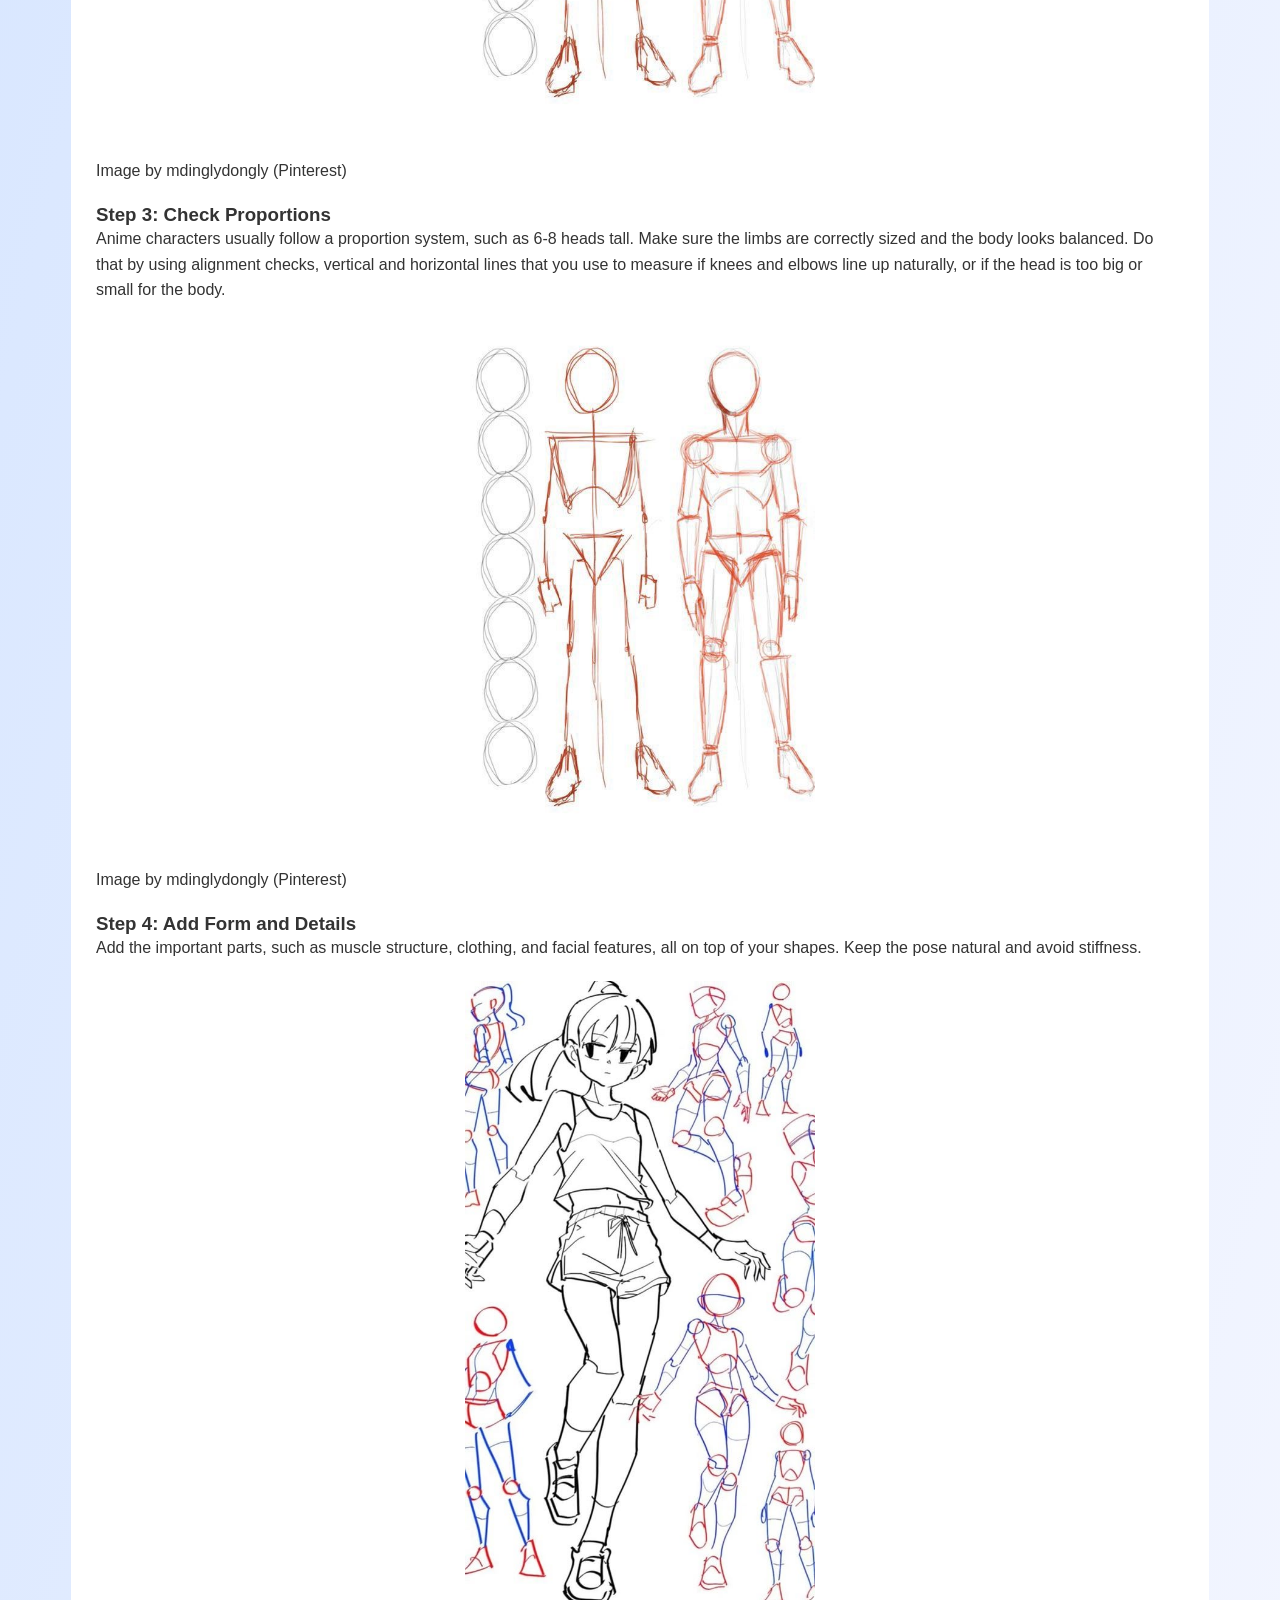
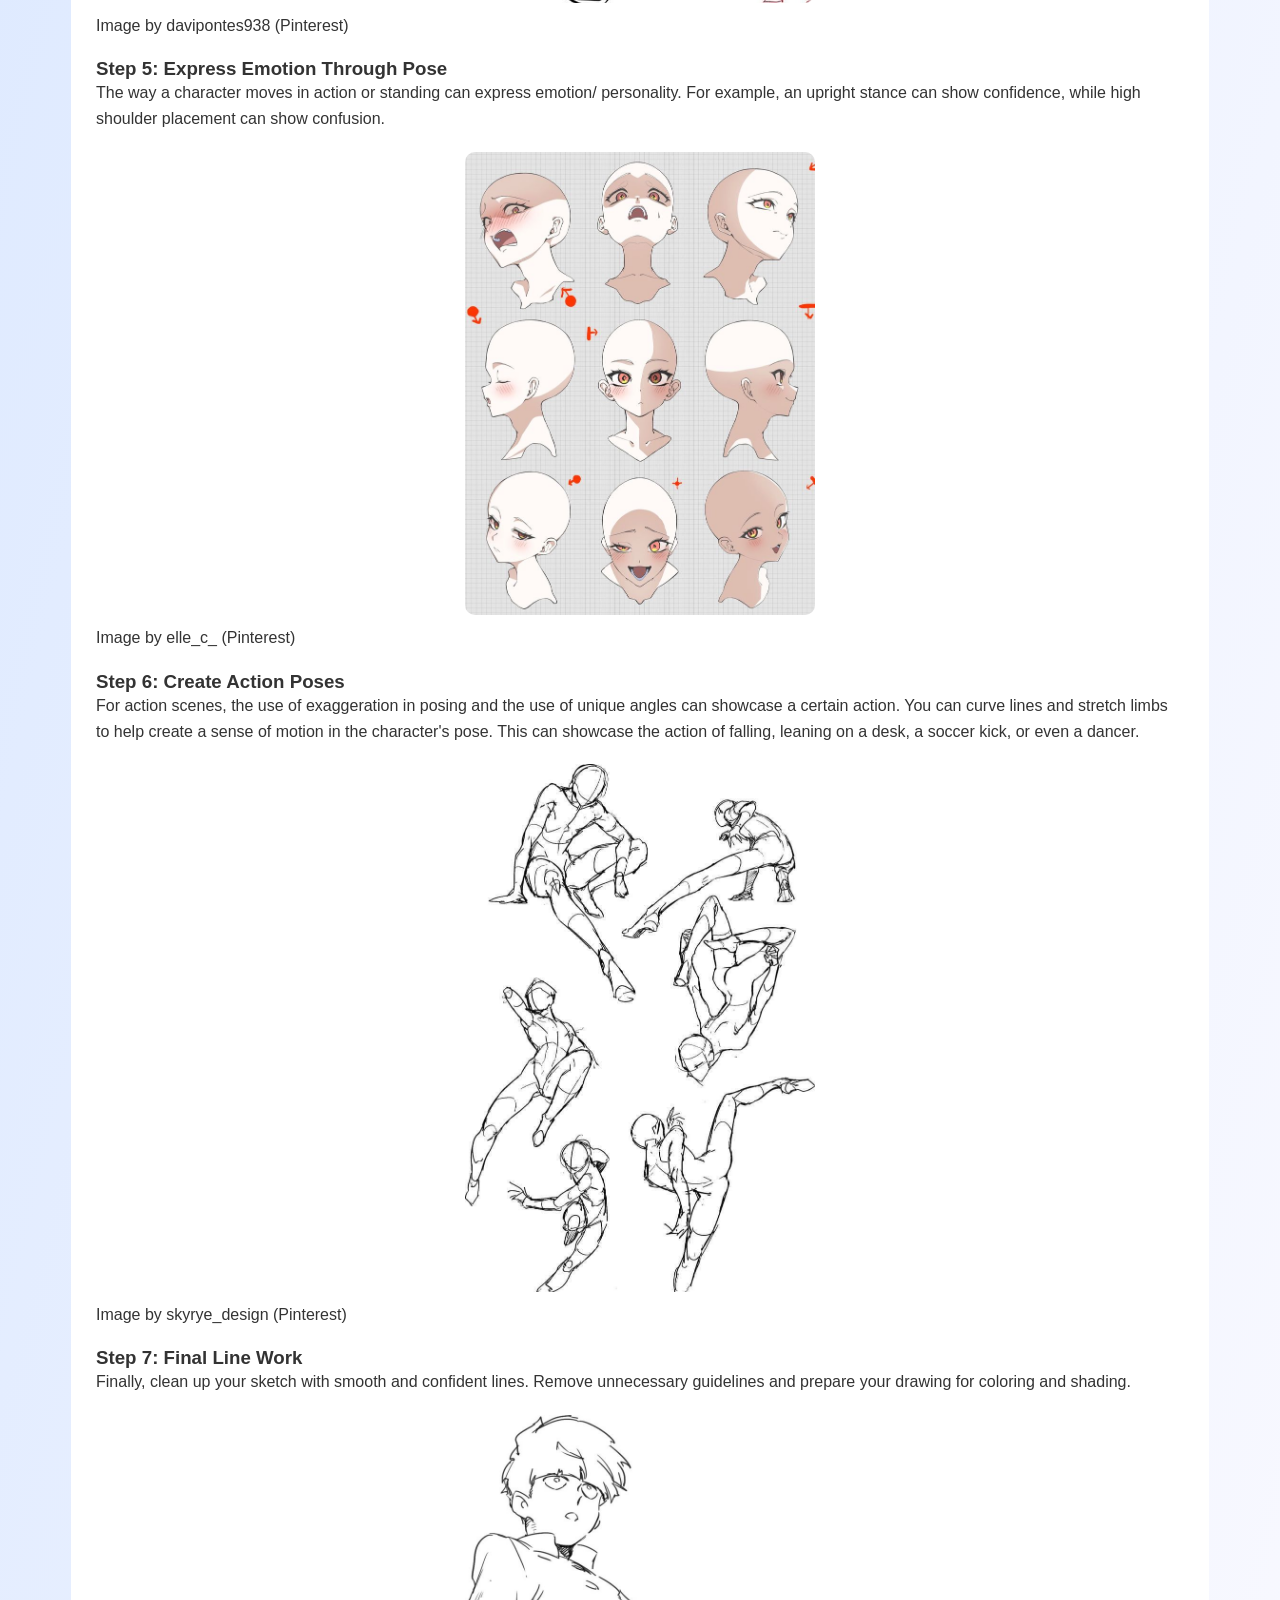
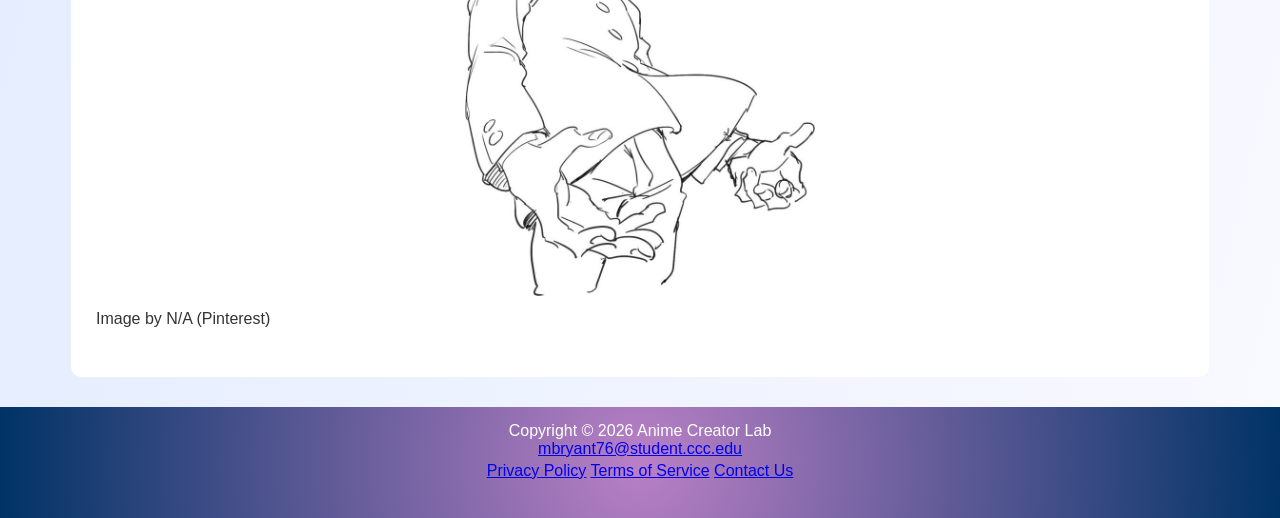
<file: poses.html>
<!DOCTYPE html>
<html lang="en">
<head>
  <meta charset="UTF-8">
  <meta name="description" content=" Learn anime drawing techniques, including character design, poses, and coloring.">
  <meta name="viewport" content="width=device-width, initial-scale=1.0">
  <title>Anime Creator Lab | Poses</title>
  <link rel="stylesheet" href="styles.css">
</head>

<body>

<nav>
    <a href="index.html">Home</a>
    <a href="basic.html">Basics</a>
    <a href="design.html">Design</a>
    <a href="poses.html">Poses</a>
    <a href="color.html">Color</a>
    <a href="gallery.html">Gallery</a>
	<a href="contact.html">Contact</a>
  </nav>
  
 <header>
  <h1>Anime Creator Lab</h1>
  <h3>Drawing Poses & Proportions</h3>
  </header>
  
  <main>
  <div id="format">
  
   <h1>Creating Anime Poses Step-by-Step</h1>	
   
   <p style="text-align: center; margin-bottom: 20px:">
	If you want to bring your characters to life, you need to learn how to draw poses. 
    Follow these steps to improve proportions, movement, and expression.	
	Remember, these steps are guidelines on how to develop an understanding of proportions in the action pose or position you want your character.
  </p>
  
  <h3>Step 1: Start with Gesture Lines</h3>
  
  <p>
     Begin by drawing a simple gesture line to represent the movement of the body. 
	 This line shows the flow and positioning of the pose. 
	 Keep it loose and avoid focusing on details at this stage with light strokes.
	 You want a sketch skeleton outline of the pose you've chosen for your character.
  </p>
  
   <img src="images/pose1.jpg" alt="Gesture line drawing example">
   <p>
		Image by andrewmantelli (Pinterest)
	  </p>
   
   <h3>Step 2: Build Basic Shapes</h3>
  
  <p>
     From here, turn your stick figure into simple shapes like circles and rectangles to form the head, torso, arms, and legs. 
	 This helps establish the structure and proportions of the pose. The key is to understand that everything has direction. 
	 The ribs and pelvis should have different angles, and cylinders should show the direction they're pointing. 
  </p>
  
   <img src="images/pose2.jpg" alt="Basic shapes for anime body structure">
    <p>
		Image by mdinglydongly (Pinterest)
	  </p>
	  
	  <h3>Step 3: Check Proportions</h3>
  
  <p>
     Anime characters usually follow a proportion system, such as 6-8 heads tall. 
	 Make sure the limbs are correctly sized and the body looks balanced.
	 Do that by using alignment checks, vertical and horizontal lines that you use to measure if knees and elbows line up naturally, or if the head is too big or small for the body.
  </p>
  
   <img src="images/pose2.jpg" alt="Basic shapes for anime body structure">
    <p>
		Image by mdinglydongly (Pinterest)
	  </p>
	  
	  <h3>Step 4: Add Form and Details</h3>
  
  <p>
     Add the important parts, such as muscle structure, clothing, and facial features, all on top of your shapes. 
	 Keep the pose natural and avoid stiffness. 
  </p>
  
   <img src="images/pose3.jpg" alt="Basic shapes for anime body structure">
    <p>
		Image by davipontes938 (Pinterest)
	  </p>
	  
	  <h3>Step 5: Express Emotion Through Pose</h3>
  
  <p>
     The way a character moves in action or standing can express emotion/ personality. 
	 For example, an upright stance can show confidence, while high shoulder placement can show confusion.
  </p>
  
   <img src="images/pose4.jpg" alt="Basic shapes for anime body structure">
    <p>
		Image by elle_c_ (Pinterest)
	  </p>
	  
	  <h3>Step 6: Create Action Poses</h3>
  
  <p>
     For action scenes, the use of exaggeration in posing and the use of unique angles can showcase a certain action. 
	 You can curve lines and stretch limbs to help create a sense of motion in the character's pose.
	 This can showcase the action of falling, leaning on a desk, a soccer kick, or even a dancer.
  </p>
  
   <img src="images/pose5.jpg" alt="Dynamic anime action pose">
    <p>
		Image by skyrye_design (Pinterest)
	  </p>
	  
	  <h3>Step 7: Final Line Work</h3>
  
  <p>
     Finally, clean up your sketch with smooth and confident lines.
	 Remove unnecessary guidelines and prepare your drawing for coloring and shading.
  </p>
  
   <img src="images/pose6.jpg" alt="Final anime pose line art">
    <p>
		Image by N/A (Pinterest)
	  </p>
</div>
	  
	</main>
	
	 <footer>
    Copyright &copy; 2026 Anime Creator Lab<br>
<a href="mailto:mbryant76@student.ccc.edu">mbryant76@student.ccc.edu</a>
    <p>
      <a href="#">Privacy Policy</a>
      <a href="#">Terms of Service</a>
      <a href="#">Contact Us</a>
    </p>
  </footer>

</body>
</html>
</file>
<file: styles.css>
/* CSS Reset */
body, header, nav, main, footer, img, h1, h2, h3, ul, li, p {
    margin: 0;
    padding: 0;
    border: 0;
}



/* ===== BODY ===== */
body {
  font-family: Arial, sans-serif;
  background: linear-gradient(to bottom right, #d4e4ff, #f9f9ff);
  color: #333;
}

/* ===== Header ===== */

header {
    text-align: center;
	padding: 20px;
    color: #234b95;
}

header h1 {
    font-size: 3em;
    margin-top: 1.25em;
    font-family: Garamond, Times, serif;
}

#format h1 {
	text-align: center;
	margin-bottom: 20px;
}

h3 {
	margin-top: 20px;
}

header h3 {
    font-style: italic;
    font-size: 1.25em;
    font-family: Futura, Arial, sans-serif;
}

/* ===== NAV ===== */
nav {
  background: radial-gradient(circle, #ba80c6, #003366);
  padding: 15px;
  text-align: center;
  position: fixed;
  top: 0;
  width: 100%;
}

nav a {
  color: white;
  text-decoration: none;
  margin: 0 12px;
  font-weight: bold;
  padding: 8px 14px;
  border-radius: 6px;
}

nav a:hover {
  background: white;
  color: #003366;
}

/* ===== HERO ===== */
#hero img {
  width: 100%;
  margin-top: 70px;
}

/* ===== Main Content ===== */
main {
  background: white;
  width: 85%;
  margin: 20px auto;
  margin-top: 100px;
  padding: 25px;
  border-radius: 10px;
}

/* ===== TWO COLUM ===== */
.two-column {
  display: flex;
  flex-wrap: wrap;
  gap: 20px;
}

.column {
  flex: 1;
  min-width: 250px;
  padding: 15px;
  border: 1px solid rgba(0, 51, 102, 0.1); /* very light border */
  background: #f9fbff;
  border-radius: 10px;
}

.column p {
	margin-bottom: 20px;
	line-height: 1.6;
}

.column img, 
#format img{
	width: 100%;
	max-width: 350px;
	height: auto;
	display: block;
	margin: 10px auto;
	border-radius: 10px;
}

/* ===== ALTERNATE LIGHT BACKGROUBND COLOR FOR COLUMS ===== */
.column:nth-child(1) {
  background-color: #f9fbff; /* very light blue */
}

.column:nth-child(2) {
  background-color: #ffffff; /* white for contrast */
}


/* ===== PARAGRAPHS ===== */
p {
  line-height: 1.6;
  margin-bottom: 20px;
}

/* ===== CARD GRID ===== */
.card {
  width: 30%;
  float: left;
  margin: 1.5%;
  text-align: center;
}

.card img {
  width: 100%;
  border-radius: 10px;
}

.clearfix::after {
  content: "";
  display: block;
  clear: both;
}

/* ===== TABLE ===== */
table {
  width: 100%;
  border-collapse: collapse;
  margin-top: 20px;
}

th,td {
    border: 1px solid #234b95;
	padding: 20px;
    text-align: center;
}

th {
  background-color: #234b95;
  color: white;
}

/* ===== FORM ===== */
form {
   max-width: 400px;
   margin: auto;
}

input, textarea {
  width: 100%;
  padding: 8px;
  margin-top: 5px;
} 

/* ===== Submit Button ===== */
.submit-btn {
	background-color: #333;
	color: white;
	padding: 10px 20px;
	border: none;
	cursor: pointer;
}
/* ===== Footer ===== */
footer {
  background: radial-gradient(circle, #ba80c6, #003366);
  color: white;
  text-align: center;
  padding: 15px;
  margin-top: 30px;
}
</file>
